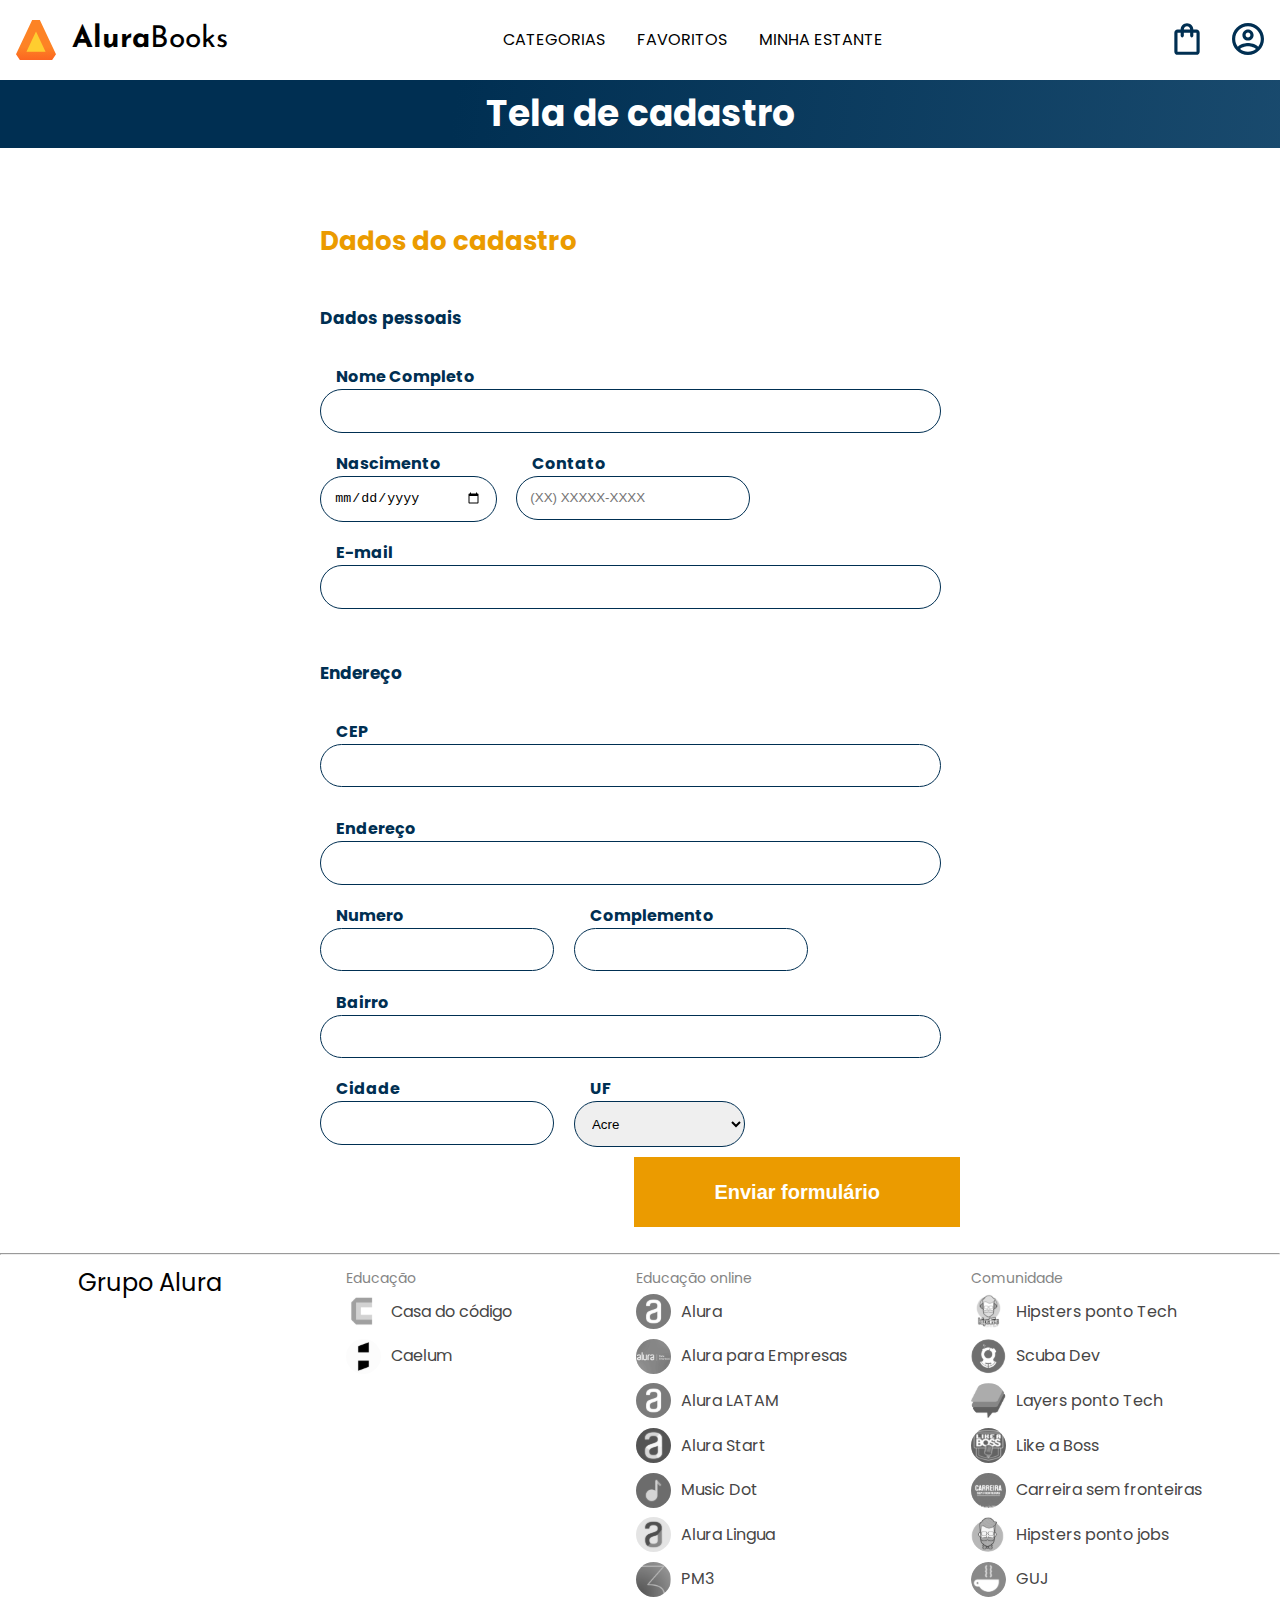
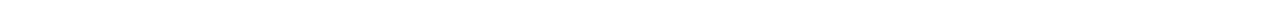
<file: js-consumindo-dados-api-main/index.html>
<!DOCTYPE html>
<html lang="en">

<head>
    <meta charset="UTF-8">
    <meta http-equiv="X-UA-Compatible" content="IE=edge">
    <meta name="viewport" content="width=device-width, initial-scale=1.0">
    <link rel="stylesheet" href="./styles/reset.css">
    <link rel="preconnect" href="https://fonts.googleapis.com">
    <link rel="preconnect" href="https://fonts.gstatic.com" crossorigin>
    <link href="https://fonts.googleapis.com/css2?family=Poppins:wght@300;400;500;700&display=swap" rel="stylesheet">
    <link rel="stylesheet" href="https://unpkg.com/swiper@8/swiper-bundle.min.css" />
    <link href="https://fonts.googleapis.com/css2?family=Josefin+Sans:wght@400;700&display=swap" rel="stylesheet">
    <link rel="stylesheet" href="./styles/styles.css">
    <title>Formulário de cadastro</title>
</head>

<body>

    <header class="cabeçalho">
        <div class="container">
            <input type="checkbox" id="menu" class="container__botao">
            <label for="menu" class="container__rotulo">
                <span class="cabeçalho__menu-hamburguer container__imagem"></span>
            </label>
            <ul class="lista-menu">
                <li class="lista-menu__titulo">Categorias</li>
                <li class="lista-menu__item">
                    <a href="#" class="lista-menu__link">Programação</a>
                </li>
                <li class="lista-menu__item">
                    <a href="#" class="lista-menu__link">Front-end</a>
                </li>
                <li class="lista-menu__item">
                    <a href="#" class="lista-menu__link">Infraestrutura</a>
                </li>
                <li class="lista-menu__item">
                    <a href="#" class="lista-menu__link">Business</a>
                </li>
                <li class="lista-menu__item">
                    <a href="#" class="lista-menu__link">Design & UX</a>
                </li>
            </ul>
            <img src="img/Logo.svg" alt="Logo da Alurabooks" class="container__imagem">
            <h1 class="container__titulo"><b class="container__titulo--negrito">Alura</b>Books</h1>
        </div>

        <ul class="opções">
            <input type="checkbox" id="opções-menu" class="opções__botão">
            <li class="opções__item"><a href="#" class="opções__link">Categorias</a></li>
            <li class="opções__item"><a href="#" class="opções__link">Favoritos</a></li>
            <li class="opções__item"><a href="#" class="opções__link">Minha estante</a></li>
        </ul>

        <div class="container">
            <a href="#"><img src="img/Favoritos.svg" alt="Meus favoritos"
                    class="container__imagem container__imagem-transparente"></a>
            <a href="#" class="container__link">
                <img src="img/Compras.svg" alt="Carrinhos de compras" class="container__imagem">
                <p class="container__texto">Minha sacola</p>
            </a>
            <a href="#" class="container__link">
                <img src="img/Usuario.svg" alt="Meu perfil" class="container__imagem">
                <p class="container__texto">Meu perfil</p>
            </a>
        </div>
    </header>

    <section class="banner">
        <h2 class="banner__titulo">Tela de cadastro</h2>
    </section>

    <main class="principal">
        <h2 class="principal__titulo">Dados do cadastro</h2>

        <form class="principal__formulario" id="formulario" target="_blank"
            onsubmit="location.replace('./cadastro-finalizado.html')">
            <h3 class="principal__subtitulo">Dados pessoais</h3>
            <div class="formulario__campo">
                <label class="campo__etiqueta" for="nome">Nome Completo</label>
                <input name="nome" id="nome" class="campo__escrita" required />
            </div>
            <div class="formulario__dupla">
                <div class="formulario__campo">
                    <label class="campo__etiqueta" for="nascimento">Nascimento</label>
                    <input name="nascimento" id="nascimento" type="date" class="campo__escrita" required />
                </div>
                <div class="formulario__campo">
                    <label class="campo__etiqueta" for="telefone">Contato</label>
                    <input name="telefone" id="telefone" type="tel" placeholder="(XX) XXXXX-XXXX" class="campo__escrita"
                        required />
                </div>
            </div>
            <div class="formulario__campo">
                <label class="campo__etiqueta" for="email">E-mail</label>
                <input name="email" id="email" type="email" class="campo__escrita" required />
            </div>

            <h3 class="principal__subtitulo">Endereço</h3>

            <div class="formulario__campo">
                <label class="campo__etiqueta" for="cep">CEP</label>
                <input name="cep" id="cep" class="campo__escrita" required />
                <div id="erro" class="erro_cep"></div>
            </div>

            <div class="formulario__campo">
                <label class="campo__etiqueta" for="endereco">Endereço</label>
                <input name="endereco" id="endereco" class="campo__escrita" required />
            </div>
            <div class="formulario__dupla">
                <div class="formulario__campo">
                    <label class="campo__etiqueta" for="numero">Numero</label>
                    <input name="numero" id="numero" class="campo__escrita" required />
                </div>
                <div class="formulario__campo">
                    <label class="campo__etiqueta" for="complemento">Complemento</label>
                    <input name="complemento" id="complemento" class="campo__escrita" />
                </div>
            </div>
            <div class="formulario__campo">
                <label class="campo__etiqueta" for="bairro">Bairro</label>
                <input name="bairro" id="bairro" class="campo__escrita" required />
            </div>
            <div class="formulario__dupla">
                <div class="formulario__campo">
                    <label class="campo__etiqueta" for="cidade">Cidade</label>
                    <input name="cidade" id="cidade" class="campo__escrita" required />
                </div>

                <div class="formulario__campo">
                    <label class="campo__etiqueta" for="estado">UF</label>
                    <select id="estado" name="estado" class="campo__escrita">
                        <option value="AC">Acre</option>
                        <option value="AL">Alagoas</option>
                        <option value="AP">Amapá</option>
                        <option value="AM">Amazonas</option>
                        <option value="BA">Bahia</option>
                        <option value="CE">Ceará</option>
                        <option value="DF">Distrito Federal</option>
                        <option value="ES">Espírito Santo</option>
                        <option value="GO">Goiás</option>
                        <option value="MA">Maranhão</option>
                        <option value="MT">Mato Grosso</option>
                        <option value="MS">Mato Grosso do Sul</option>
                        <option value="MG">Minas Gerais</option>
                        <option value="PA">Pará</option>
                        <option value="PB">Paraíba</option>
                        <option value="PR">Paraná</option>
                        <option value="PE">Pernambuco</option>
                        <option value="PI">Piauí</option>
                        <option value="RJ">Rio de Janeiro</option>
                        <option value="RN">Rio Grande do Norte</option>
                        <option value="RS">Rio Grande do Sul</option>
                        <option value="RO">Rondônia</option>
                        <option value="RR">Roraima</option>
                        <option value="SC">Santa Catarina</option>
                        <option value="SP">São Paulo</option>
                        <option value="SE">Sergipe</option>
                        <option value="TO">Tocantins</option>
                        <option value="EX">Estrangeiro</option>
                    </select>
                </div>

            </div>


            <input type="submit" value="Enviar formulário" class="formulario__botao" id="enviar">
        </form>
    </main>

    <hr>
    <footer class="rodapé">
        <h2 class="rodapé__titulo">Grupo Alura</h2>
        <ul class="lista-rodapé">
            <li class="lista-rodapé__titulo">Educação</li>
            <li class="lista-rodapé__item">
                <img src="img/CasaDoCodigo.svg" alt="Logo da casa do código">
                <a href="https://www.casadocodigo.com.br/" class="lista-rodapé__link">Casa do código</a>
            </li>
            <li class="lista-rodapé__item">
                <img src="img/Caelum.svg" alt="Logo da caelum">
                <a href="https://caelum.com.br/" class="lista-rodapé__link">Caelum</a>
            </li>
        </ul>

        <ul class="lista-rodapé">
            <li class="lista-rodapé__titulo">Educação online</li>
            <li class="lista-rodapé__item">
                <img src="img/Alura.svg" alt="Logo da Alura">
                <a href="https://www.alura.com.br/" class="lista-rodapé__link">Alura</a>
            </li>
            <li class="lista-rodapé__item">
                <img src="img/AluraEmpresas.svg" alt="Logo da Alura para Empresas">
                <a href="https://www.alura.com.br/empresas" class="lista-rodapé__link">Alura para Empresas</a>
            </li>
            <li class="lista-rodapé__item">
                <img src="img/AluraLATAM.svg" alt="Logo da Alura Latam">
                <a href="https://www.aluracursos.com/" class="lista-rodapé__link">Alura LATAM</a>
            </li>
            <li class="lista-rodapé__item">
                <img src="img/AluraStart.svg" alt="Logo da Alura START">
                <a href="https://www.alurastart.com.br/" class="lista-rodapé__link">Alura Start</a>
            </li>
            <li class="lista-rodapé__item">
                <img src="img/MusicDot.svg" alt="Logo da Music Dot">
                <a href="https://www.musicdot.com.br/" class="lista-rodapé__link">Music Dot</a>
            </li>
            <li class="lista-rodapé__item">
                <img src="img/AluraLingua.svg" alt="Logo da Alura Lingua">
                <a href="https://www.aluralingua.com.br/" class="lista-rodapé__link">Alura Lingua</a>
            </li>
            <li class="lista-rodapé__item">
                <img src="img/PM3.svg" alt="Logo da PM3">
                <a href="https://www.cursospm3.com.br/" class="lista-rodapé__link">PM3</a>
            </li>
        </ul>

        <ul class="lista-rodapé">
            <li class="lista-rodapé__titulo">Comunidade</li>
            <li class="lista-rodapé__item">
                <img src="img/HipstersTech.svg" alt="Logo do Hipsters ponto Tech">
                <a href="https://hipsters.tech/" class="lista-rodapé__link">Hipsters ponto Tech</a>
            </li>
            <li class="lista-rodapé__item">
                <img src="img/ScubaDev.svg" alt="Logo do Scuba Dev">
                <a href="https://scuba.dev.br/" class="lista-rodapé__link">Scuba Dev</a>
            </li>
            <li class="lista-rodapé__item">
                <img src="img/LayersTech.svg" alt="Logo do Layers ponto Tech">
                <a href="https://layerspontotech.com.br/" class="lista-rodapé__link">Layers ponto Tech</a>
            </li>
            <li class="lista-rodapé__item">
                <img src="img/LikeABoss.svg" alt="Logo do Like a Boss">
                <a href="https://likeaboss.com.br/" class="lista-rodapé__link">Like a Boss</a>
            </li>
            <li class="lista-rodapé__item">
                <img src="img/CarreiraSemFronteira.svg" alt="Logo do Carreira sem fronteiras">
                <a href="https://www.carreirasemfronteiras.com.br/" class="lista-rodapé__link">Carreira sem
                    fronteiras</a>
            </li>
            <li class="lista-rodapé__item">
                <img src="img/HipstersJobs.svg" alt="Logo do Hipsters ponto jobs">
                <a href="https://hipsters.jobs/" class="lista-rodapé__link">Hipsters ponto jobs</a>
            </li>
            <li class="lista-rodapé__item">
                <img src="img/GUJ.svg" alt="Logo do GUJ">
                <a href="https://www.guj.com.br/" class="lista-rodapé__link">GUJ</a>
            </li>
        </ul>
    </footer>
    <script src="main.js"></script>
</body>

</html>
</file>
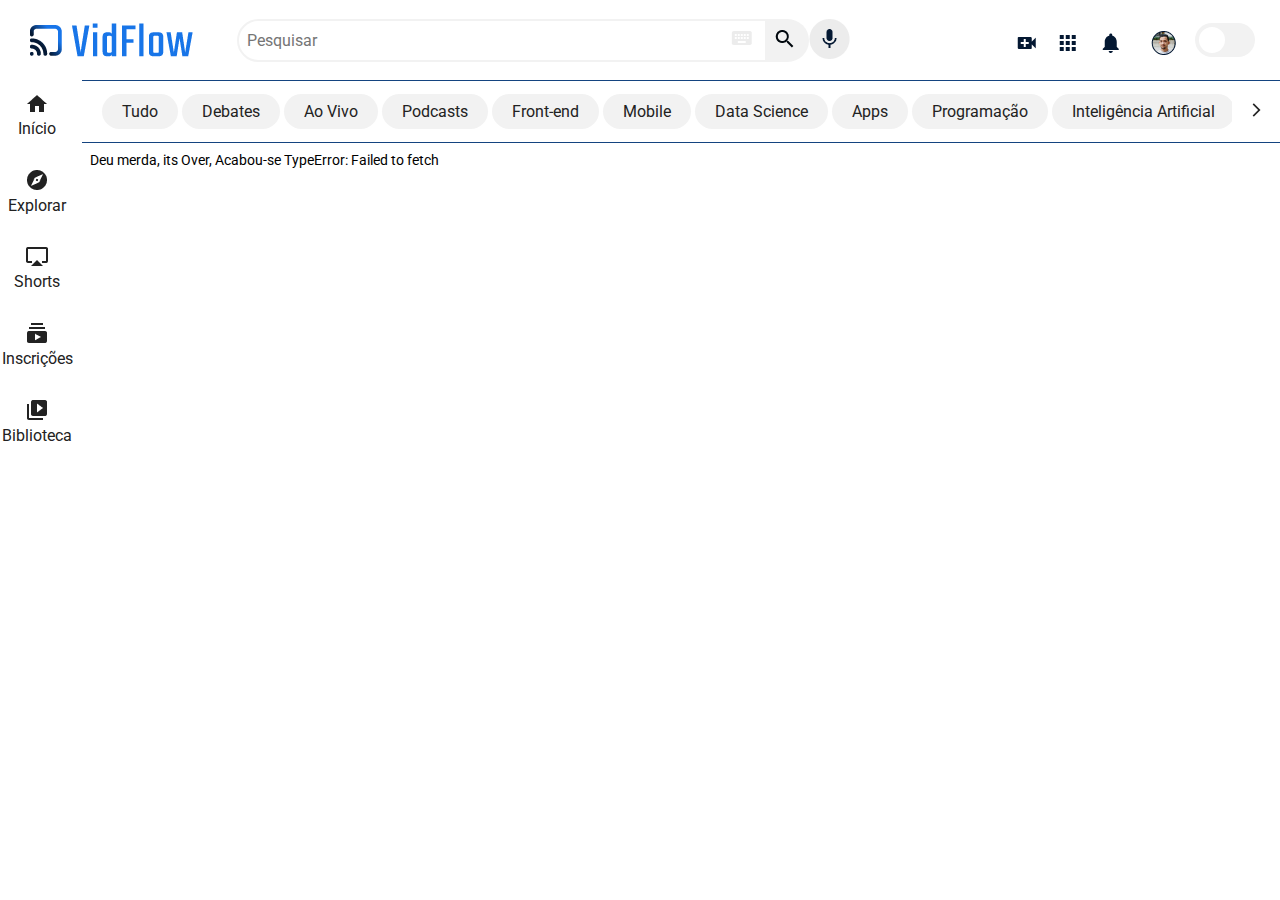
<file: projeto-vidflow-main/index.html>
<!DOCTYPE html>
<html lang="pt-br">
    <head>
        <meta charset="UTF-8">
        <meta name="viewport" content="width=device-width, initial-scale=1.0">
        <link
            href="https://fonts.googleapis.com/css2?family=Roboto:wght@400;500;700&display=swap"
            rel="stylesheet"
        />
        <link rel="stylesheet" href="./css/reset.css">
        <link rel="stylesheet" href="./css/estilos.css">
        <link rel="stylesheet" href="./css/flexbox.css">
        <title>VidFlow</title>
        <link rel="shortcut icon" href="./img/Favicon.png" type="image/x-icon">
    </head>
    <body>
        <header>
            <nav class="cabecalho__container">
                <div class="logo__item">
                    <img src="./img/VidFlow--Logo-light-mode.png" alt="Logo do VidFlow">
                </div>
    
                <div class="cabecalho__pesquisar__item">
                    <form class="form__pesquisa">
                        <input type="search" class="pesquisar__input" placeholder="Pesquisar">
                        <img src="./img/topbar/keyboard.png" alt="Ícone de teclado" class="pesquisar__input-teclado">
                        <button class="pesquisar__btn">
                            <img src="./img/topbar/search.png" alt="Ícone de lupa">
                        </button>
                        <button class="cabecalho__audio">
                            <img src="./img/topbar/Mic.png" alt="Ícone de microfone">
                        </button>
                    </form>
                </div>
    
                <div class="cabecalho__icones__item">
                                <a href="#" class="cabecalho__videos"></a>
                                <a href="#" class="cabecalho__apps"></a>
                                <a href="#" class="cabecalho__notificacoes"></a>
                                <a href="#" class="cabecalho__avatar"></a>
                                <label class="cabecalho__switch">
                                    <input type="checkbox" class="cabecalho__switch-input">
                                    <span class="cabecalho__switch-slider"></span>
                                </label>
                            </div>
            </nav>
                  <!-- Menu lateral -->
                </header>
        <aside class="menu__container">
            <ul class="menu__lista">
                <li>
                    <a class="menu__itens" href="#">
                        <i class="icone__inicio icone-item"></i>
                        <span>Início</span></a>
                </li>
    
                <li>
                    <a class="menu__itens" href="#">
                        <i class="icone__explorar icone-item"></i>
                        <span>Explorar</span></a>
                </li>
    
                <li>
                    <a class="menu__itens" href="#">
                        <i class="icone__shorts icone-item"></i>
                        <span>Shorts</span></a>
                </li>
    
                <li>
                    <a class="menu__itens" href="#">
                        <i class="icone__inscricoes icone-item"></i>
                        <span>Inscrições</span></a>
                </li>
    
                <li>
                    <a class="menu__itens" href="#">
                        <i class="icone__biblioteca icone-item"></i>
                        <span>Biblioteca</span></a>
                </li>
            </ul>
    
            <ul class="menu__lista">
                <li>
                    <a class="menu__itens" href="#">
                        <i class="icone__historico icone-item"></i>
                        <span>Histórico</span></a>
                </li>
    
                <li>
                    <a class="menu__itens" href="#">
                        <i class="icone__relogio icone-item"></i>
                        <span>Assistir mais tarde</span></a>
                </li>
    
                <li>
                    <a class="menu__itens" href="#">
                        <i class="icone__like icone-item"></i>
                        <span>Marcados com like</span></a>
                </li>
            </ul>
    
            <ul class="menu__lista">
                <li>
                    <a class="menu__itens" href="#">
                        <i class="icone__mostrar icone-item"></i>
                        <span>Mostrar mais 2</span></a>
                </li>
    
                <li>
                    <a class="menu__itens" href="#">
                        <i class="icone__deschamps icone-item"></i>
                        <span>Felipe Deschamps</span></a>
                </li>
    
                <li>
                    <a class="menu__itens" href="#">
                        <i class="icone__nerd icone-item"></i>
                        <span>Jovem Nerd</span></a>
                </li>
    
                <li>
                    <a class="menu__itens" href="#">
                        <i class="icone__souto icone-item"></i>
                        <span>Mario Souto</span></a>
                </li>
    
                <li>
                    <a class="menu__itens" href="#">
                        <i class="icone__iamarino icone-item"></i>
                        <span>Atila Iamarino</span></a>
                </li>
    
                <li>
                    <a class="menu__itens" href="#">
                        <i class="icone__ballerini icone-item"></i>
                        <span>Rafaella Ballerini</span></a>
                </li>
    
                <li>
                    <a class="menu__itens" href="#">
                        <i class="icone__gaveta icone-item"></i>
                        <span>Gaveta</span></a>
                </li>
    
                <li>
                    <a class="menu__itens" href="#">
                        <i class="icone__alura icone-item"></i>
                        <span>Alura</span></a>
                </li>
    
                <li>
                    <a class="menu__itens inscricoes" href="#">INSCRIÇÕES</a>
                </li>
            </ul>
    
            <ul class="menu__lista">
                <li class="jogos">
                    <a class="menu__itens" href="#">
                        <i class="icone__jogos icone-item"></i>
                        <span>Jogos</span></a>
                </li>
    
                <li class="filmes">
                    <a class="menu__itens" href="#">
                        <i class="icone__filmes icone-item"></i>
                        <span>Filmes</span></a>
                </li>
                <li class="premium">
                    <a class="menu__itens" href="#">
                        <i class="icone__videos icone-item"></i>
                        <span>Vídeo Premium</span></a>
                </li>
    
                <li class="menu__itens">
                    <a href="#">MAIS DA PÁGINA</a>
                </li>
    
            </ul>
        </aside>
        <section class="superior__secao__container">
            <div class="superior__secao__container-wrapper">
                <a href="#" name="Tudo" class="superior__item">Tudo</a>
                <a href="#" name="Debates" class="superior__item">Debates</a>
                <a href="#" name="Ao Vivo" class="superior__item">Ao Vivo</a>
                <a href="#" name="Podcasts" class="superior__item">Podcasts</a>
                <a href="#" name="Front-end" class="superior__item">Front-end</a>
                <a href="#" name="Mobile" class="superior__item">Mobile</a>
                <a href="#" name="Data Science" class="superior__item">Data Science</a>
                <a href="#" name="Apps" class="superior__item">Apps</a>
                <a href="#" name="Programação" class="superior__item">Programação</a>
                <a href="#" name="Inteligência Artificial" class="superior__item">Inteligência Artificial</a>
                <a href="#" name="Inovação" class="superior__item">Inovação</a>
            </div>
            <label class="superior__slider">
                <span><img src="./img/arrow_forward_ios.png" alt="Flecha direcionada para a direita"></span>
            </label>
        </section>  
        <ul class="videos__container">
            
        </ul>
            <script src="script.js"></script>
    </body>
</html>
</file>
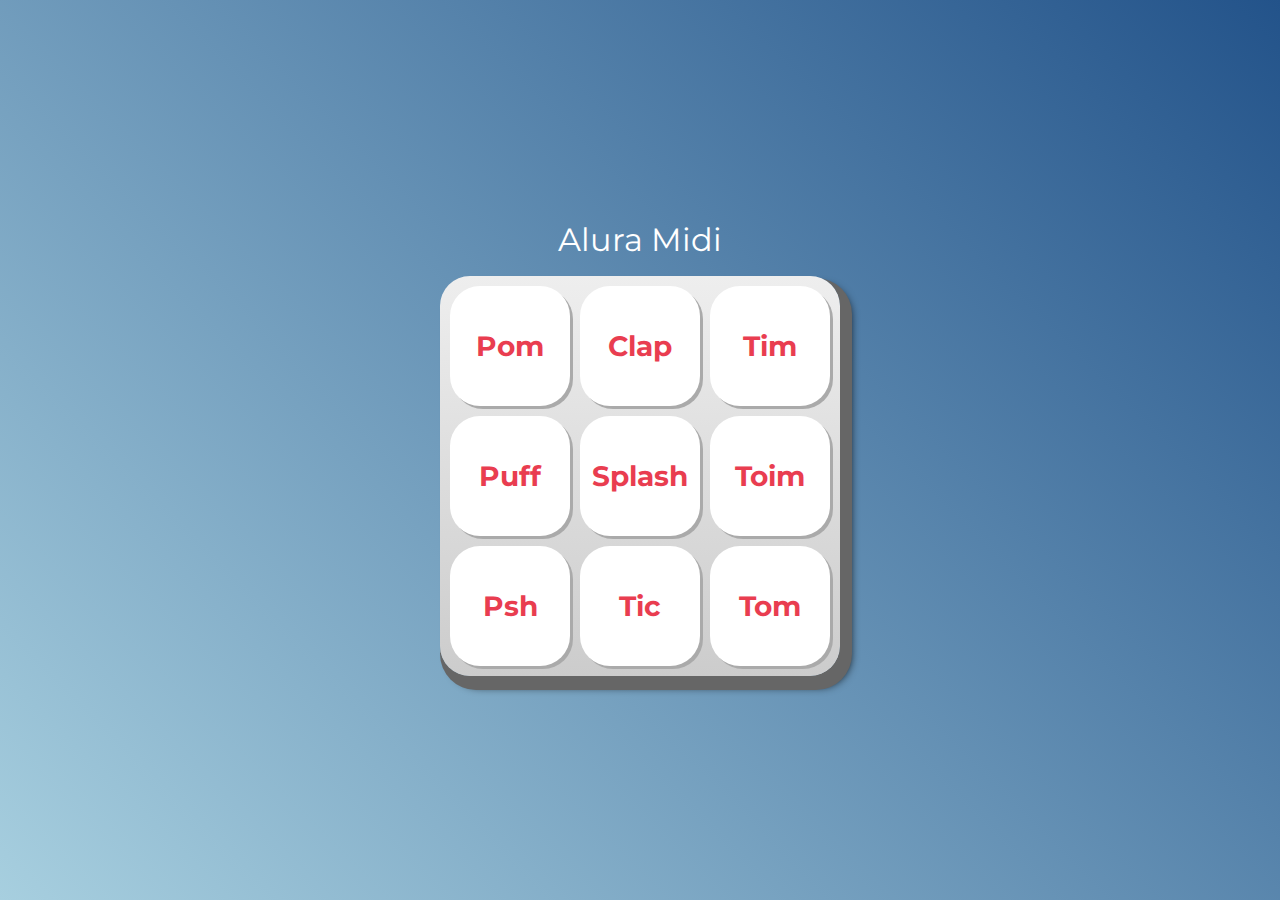
<file: aluramidi/aluramidi-curso-arquivos-iniciais/index.html>
<!DOCTYPE html>
<html lang="pt-BR">
<head>
    <meta charset="UTF-8">
    <meta http-equiv="X-UA-Compatible" content="IE=edge">
    <meta name="viewport" content="width=device-width, initial-scale=1.0">

    <title>Alura MIDI</title>

    <link rel="preconnect" href="https://fonts.googleapis.com">
    <link rel="preconnect" href="https://fonts.gstatic.com" crossorigin>
    <link href="https://fonts.googleapis.com/css2?family=Montserrat:wght@500;600&display=swap" rel="stylesheet">

    <link rel="icon" type="image/png" href="images/bateria.png">
    <link rel="stylesheet" href="css/reset.css">
    <link rel="stylesheet" href="css/estilos.css">


</head>
<body>

    <h1>Alura Midi</h1>

    <section class="teclado">
        <button class="tecla tecla_pom">Pom</button>
        <button class="tecla tecla_clap">Clap</button>
        <button class="tecla tecla_tim">Tim</button>

        <button class="tecla tecla_puff">Puff</button>
        <button class="tecla tecla_splash">Splash</button>
        <button class="tecla tecla_toim">Toim</button>

        <button class="tecla tecla_psh">Psh</button>
        <button class="tecla tecla_tic">Tic</button>
        <button class="tecla tecla_tom">Tom</button>
    </section>

    <audio src="sounds/keyq.wav" id="som_tecla_pom"></audio>
    <audio src="sounds/keyw.wav" id="som_tecla_clap"></audio>
    <audio src="sounds/keye.wav" id="som_tecla_tim"></audio>
    <audio src="sounds/keya.wav" id="som_tecla_puff"></audio>
    <audio src="sounds/keys.wav" id="som_tecla_splash"></audio>
    <audio src="sounds/keyd.wav" id="som_tecla_toim"></audio>
    <audio src="sounds/keyz.wav" id="som_tecla_psh"></audio>
    <audio src="sounds/keyx.wav" id="som_tecla_tic"></audio>
    <audio src="sounds/keyc.wav" id="som_tecla_tom"></audio>

    
    <script src="main.js"></script>
</body>
</html>
</file>
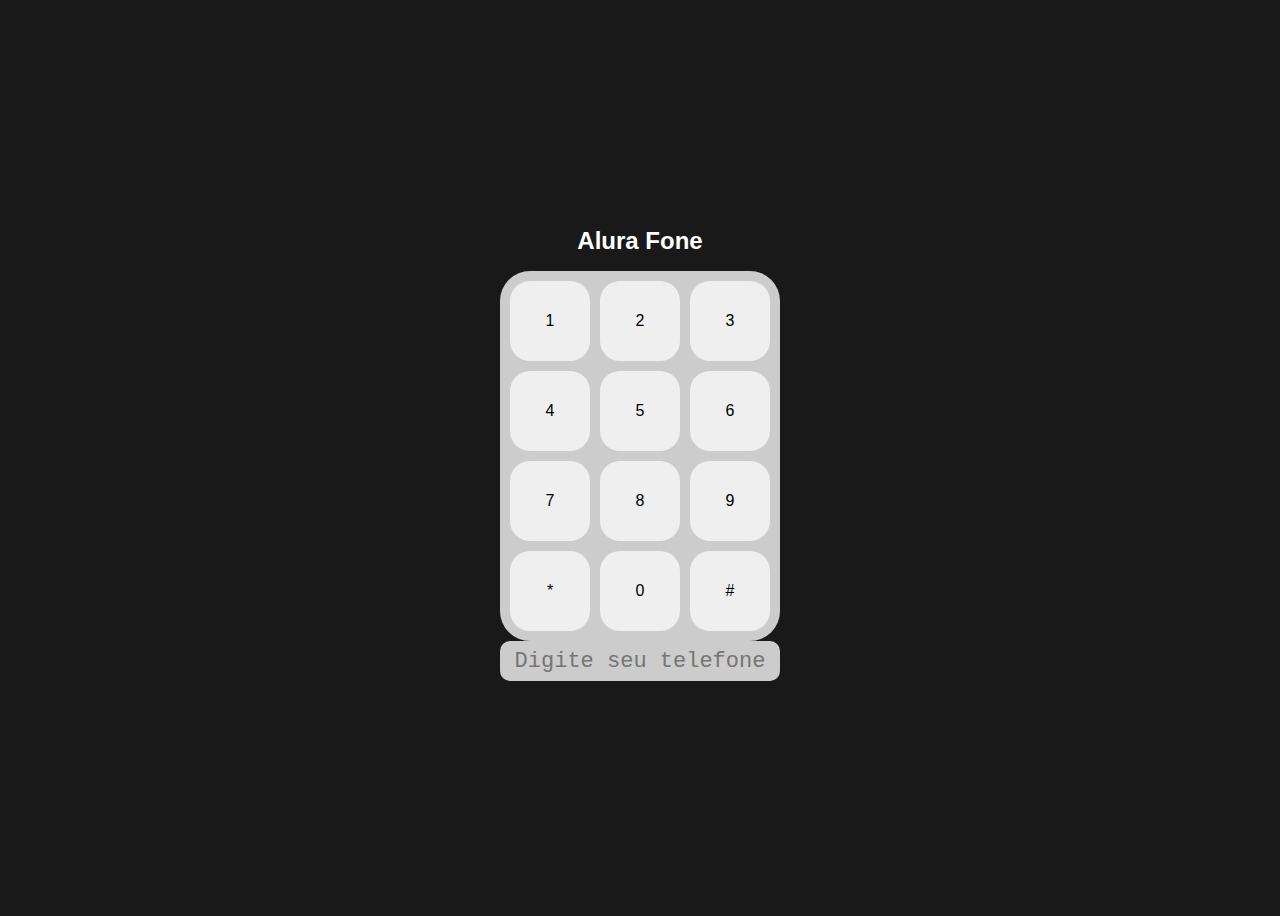
<file: aluramidi/desafio01/index.html>
<!DOCTYPE html>
<html lang="en">
<head>
    <meta charset="UTF-8">
    <meta name="viewport" content="width=device-width, initial-scale=1.0">
    <title>Document</title>
    <link rel="stylesheet" href="desafio.css">
</head>
<body>


    <h1> Alura Fone </h1>
 <section class="teclado">
    <input type="button" value="1">
    <input type="button" value="2">
    <input type="button" value="3">
    <input type="button" value="4">
    <input type="button" value="5">
    <input type="button" value="6">
    <input type="button" value="7">
    <input type="button" value="8">
    <input type="button" value="9">
    <input type="button" value="*">
    <input type="button" value="0">
    <input type="button" value="#">
  </section>
  <input type="tel" placeholder="Digite seu telefone">
</body>
</html>
</file>
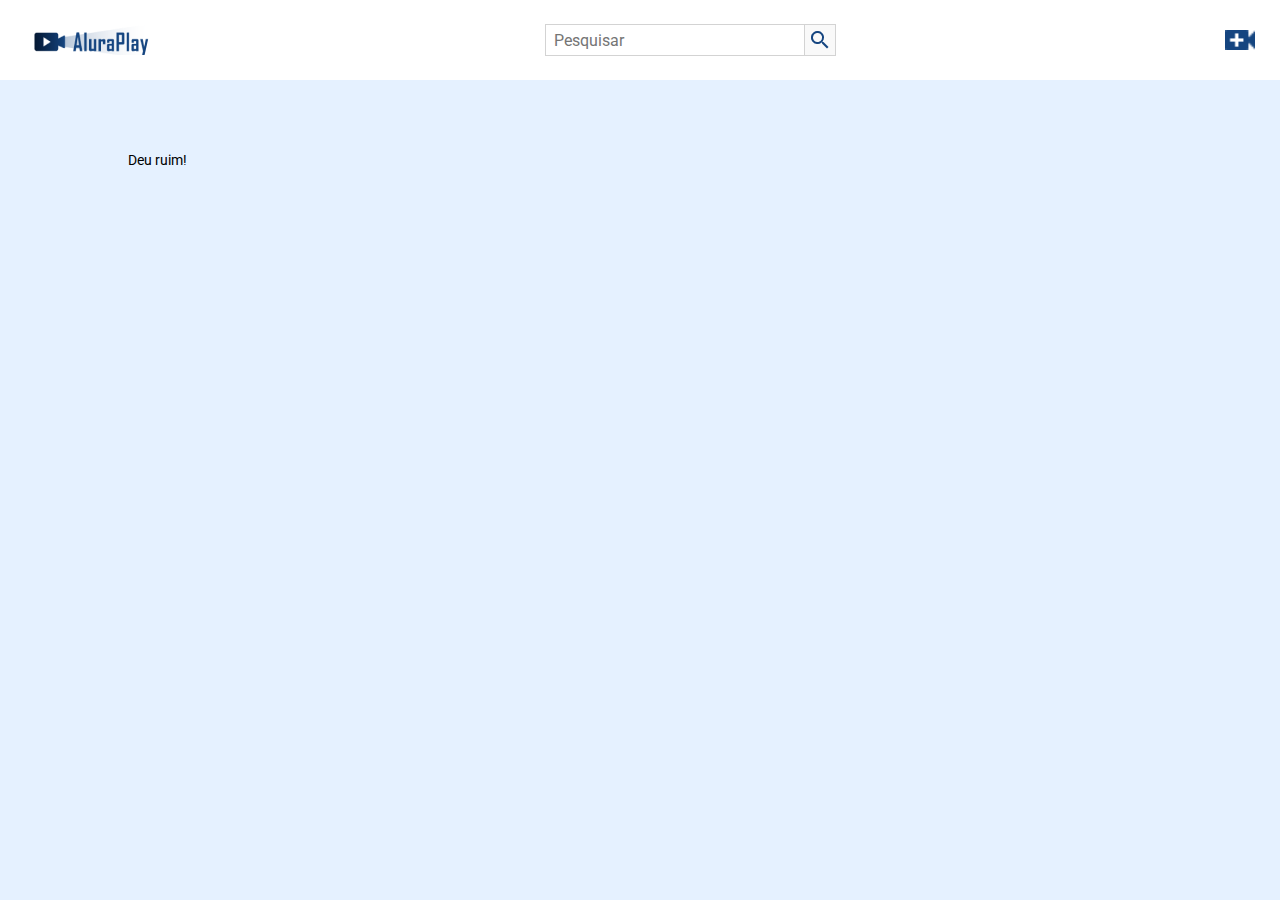
<file: aluraplay-requisicoes-main/aluraplay-requisicoes-main/index.html>
<!DOCTYPE html>
<html lang="pt-br">

<head>
    <meta charset="UTF-8">
    <meta http-equiv="X-UA-Compatible" content="IE=edge">
    <meta name="viewport" content="width=device-width, initial-scale=1.0">
    <link href="https://fonts.googleapis.com/css2?family=Roboto:wght@400;700&display=swap" rel="stylesheet">
    <link rel="stylesheet" href="./css/reset.css">
    <link rel="stylesheet" href="./css/estilos.css">
    <link rel="stylesheet" href="./css/flexbox.css">
    <title>AluraPlay</title>
    <link rel="shortcut icon" href="./img/favicon.ico" type="image/x-icon">
</head>

<body>

    <header>

        <nav class="cabecalho">
            <a class="logo" href="./index.html"></a>

            <div class="cabecalho__pesquisar">

                <input type="search" placeholder="Pesquisar" id="pesquisar" class="pesquisar__input" data-pesquisa>
                <button class="pesquisar__botao" data-botao_pesquisa>

            </div>

            <div class="cabecalho__icones">
                <a href="./pages/enviar-video.html" class="cabecalho__videos"></a>
            </div>
        </nav>

    </header>

    <ul class="videos__container" alt="videos alura" data-lista>
        
    </ul>

    <script src="js/mostrarVideos.js" type="module"></script>
    <script src="js/buscaVideo.js" type="module"></script>
</body>
</html>
</file>
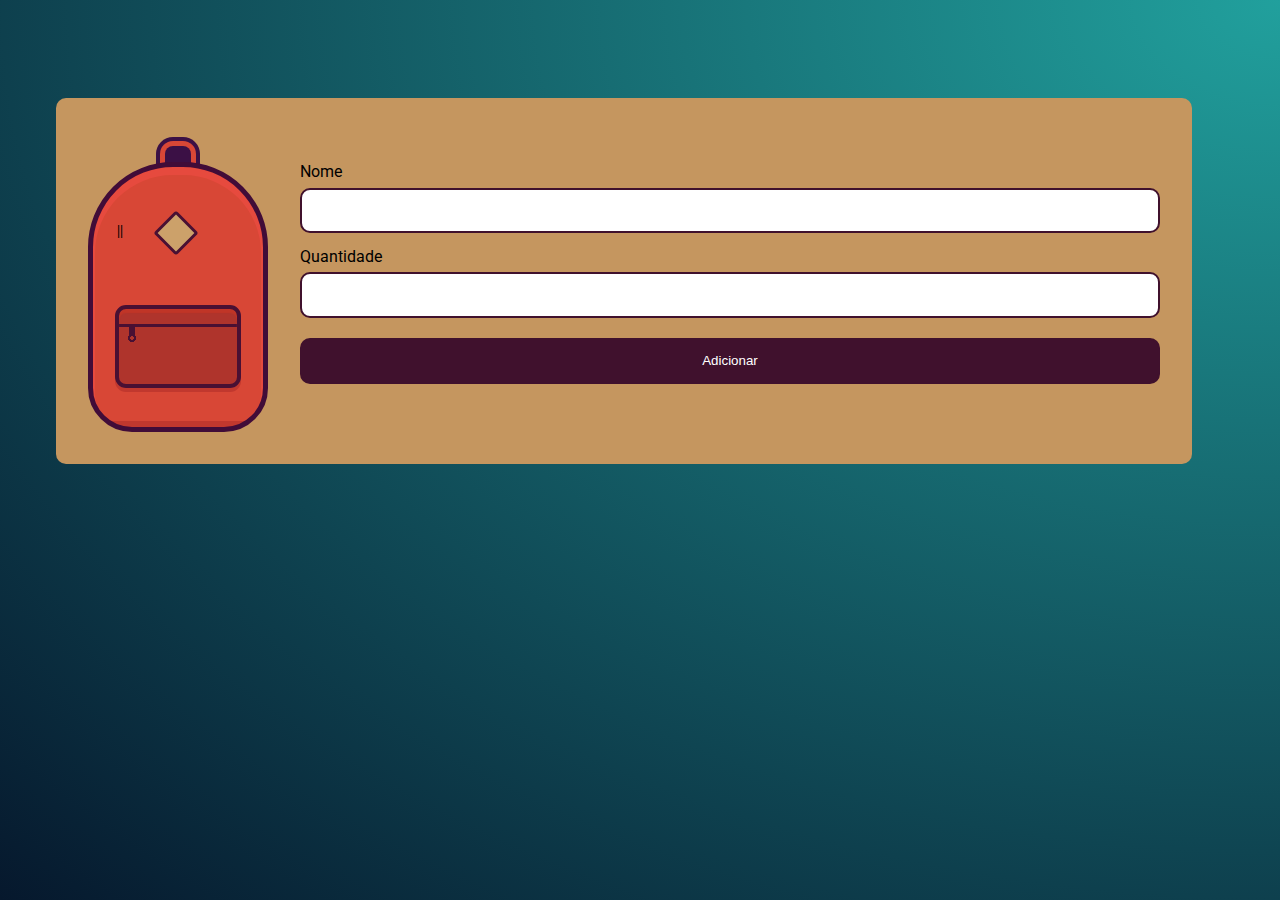
<file: mochila-de-viagem/mochila-de-viagem/index.html>
<!DOCTYPE html>
<html lang="en">
<head>
    <meta charset="UTF-8">
    <meta http-equiv="X-UA-Compatible" content="IE=edge">
    <meta name="viewport" content="width=device-width, initial-scale=1.0">
    <title>Mochila de viagem</title>
    <link rel="stylesheet" href="css/style.css">

    <link rel="preconnect" href="https://fonts.googleapis.com">
    <link rel="preconnect" href="https://fonts.gstatic.com" crossorigin>
    <link href="https://fonts.googleapis.com/css2?family=Roboto&display=swap" rel="stylesheet"> 
</head>
<body>
    <main class="conteudo">
        <div class="principal">
            <div class="mochila"></div>
            <form action="" class="adicionar" id="novoItem">
                <label for="item">Nome</label>
                <input type="text" name="nome" id="nome">
                <label for="item">Quantidade</label>
                <input type="number" name="quantidade" id="quantidade">
                <input type="submit" value="Adicionar" class="cadastrar">
            </form>
        </div>
        
        <ul class="lista" id="lista">
        </ul>
    </main>
    <script src="js/main.js"></script>
</body>
</html>
</file>
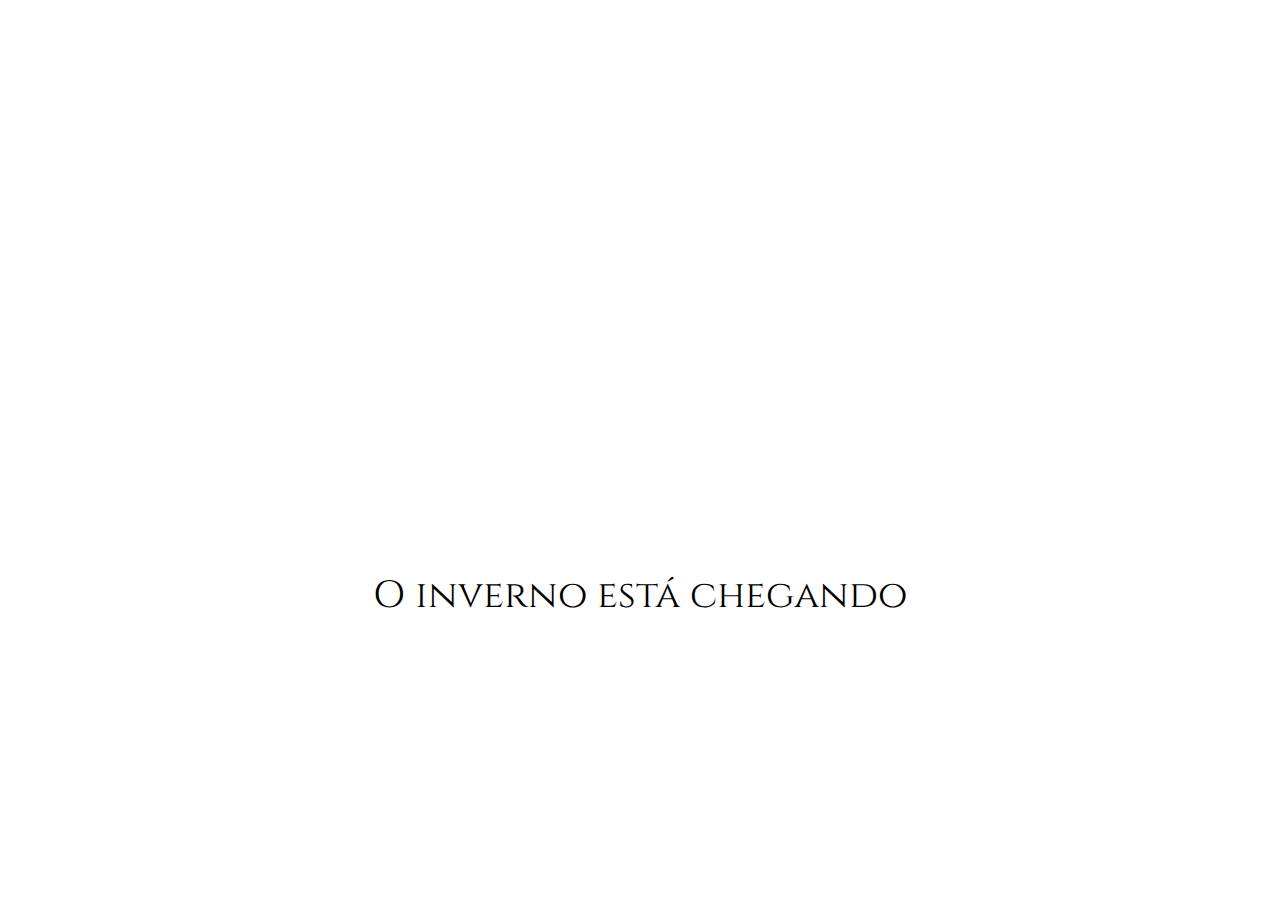
<file: robotron-2000-projeto_inicial/ex1/index.html>
<!DOCTYPE html>
<html lang="en" >
<head>
  <meta charset="UTF-8">
  <title>Manipulando o DOM - Aula 1</title>
  <link rel="stylesheet" href="./style.css">
</head>
<body>

<!-- fonte  --> 
<link rel="preconnect" href="https://fonts.googleapis.com"> 
<link rel="preconnect" href="https://fonts.gstatic.com" crossorigin>
<link href="https://fonts.googleapis.com/css2?family=Cinzel:wght@600&display=swap" rel="stylesheet">
<!-- fonte  -->

<section class="container">
<div class="trono"></div>
<p id="texto">O inverno está chegando</p>
</section>

</body>
</html>
</file>
<file: js-consumindo-dados-api-main/styles/styles.css>
@import url("header.css");
@import url("banner.css");
@import url("formulario.css");
@import url("rodape.css");
@import url("cadastro.css");

:root {
    --cor-de-fundo: #EBECEE;
    --branco: #FFFFFF;
    --laranja: #EB9B00;
    --azul-degrade: linear-gradient(97.54deg, #002F52 35.49%, #326589 165.37%);
    --fonte-principal: "Poppins";
    --azul: #002F52;
    --fonte-secundario: "Josefin Sans";
    --preto: #000000;
    --cinza: #474646;
    --cinza-claro: #858585;
    --vermelho: #D94937;
}

body {
    background-color: var(--branco);
    font-family: var(--fonte-principal);
    font-size: 16px;
    font-weight: 400;
}
</file>
<file: projeto-vidflow-main/css/estilos.css>
*,
*::before,
*::after {
    --azul-profundo: #01080E;
    --azul-escuro: #041832;
    --azul-medio: #144480;
    --azul-destaque-light: #1875E9;
    --azul-destaque-dark: #3985D8;
    --cinza-escuro: #222222;
    --cinza-medio: #C5C5C5;
    --cinza-claro: #F2F2F2;
    --branco: #FFFFFF;
    box-sizing: border-box;
}

body {
    font-family: Roboto, Arial, Helvetica, sans-serif;
    background-color: var(--branco);
    position: relative;
    width: 100%;
    height: 100vh;
    overflow: auto;
    font-size: 14px;
    color: var(--cinza-escuro);                                                            
    box-sizing: border-box;
    text-align: center;
}

/* CABEÇALHO */

.cabecalho__container {
    background-color: var(--branco);
    height: 80px;
    width: 100%;
    padding: 0 25px;
}

.logo__item {
    padding: 15px 0px;
    cursor: pointer;
}

.pesquisar__input {
    padding: 8px;
    border: 2px solid var(--cinza-claro);
    border-radius: 32px 0px 0px 32px;
    font-size: 16px;
}

.pesquisar__input-teclado{
    position: absolute;
    right: 16%;
    top: 30%;
}

.pesquisar__btn {
    background-color: var(--cinza-claro);
    border: 0px;
    border-radius: 0px 32px 32px 0px;
    padding: 8px;
    padding-right: 15px;
    border-left: none;
    cursor: pointer;
}

.cabecalho__audio {
    border: 0px;
    background-color: var(--branco);
}

.cabecalho__videos {
    background-image: url(../img/topbar/video_call.png);
    background-repeat: no-repeat;
    background-position: center;
    padding: 20px;
}

.cabecalho__apps {
    background-image: url(../img/topbar/apps.png);
    background-repeat: no-repeat;
    background-position: center;
    padding: 13px 30px 13px 13px;
}

.cabecalho__notificacoes {
    background-image: url(../img/topbar/notifications.png);
    background-repeat: no-repeat;
    background-position: center;
    padding: 13px 30px 13px 13px;
}

.cabecalho__avatar {
    background-image: url(../img/topbar/Avatar.png);
    background-repeat: no-repeat;
    background-position: center;
    padding: 13px 30px 13px 33px;
}

.cabecalho__switch {
    position: relative;
    display: inline-block;
    padding: 13px 30px 13px 13px;
    width: 60px;
    height: 34px;
  }
  
  .cabecalho__switch-input{
    opacity: 0;
    width: 0;
    height: 0;
  }
  
  .cabecalho__switch-slider {
    position: absolute;
    cursor: pointer;
    top: 0;
    left: 0;
    right: 0;
    bottom: 0;
    background-color: var(--cinza-claro);
    -webkit-transition: .4s;
    transition: .4s;
    border-radius: 34px;
  }
  
  .cabecalho__switch-slider:before {
    position: absolute;
    content: "";
    height: 26px;
    width: 26px;
    left: 4px;
    bottom: 4px;
    background-color: var(--branco);
    -webkit-transition: .4s;
    transition: .4s;
    border-radius: 50%;
  }
  
  .cabecalho__switch-input:checked + .cabecalho__switch-slider {
    background-color: var(--azul-destaque-light);
  }
  
  .cabecalho__switch-input:focus + .cabecalho__switch-slider {
    box-shadow: 0 0 1px var(--cinza-claro);
  }
  
  .cabecalho__switch-input:checked + .cabecalho__switch-slider:before {
    -webkit-transform: translateX(26px);
    -ms-transform: translateX(26px);
    transform: translateX(26px);
  }


/* SECAO SUPERIOR */

.superior__secao__container {
    height: 63px;
    color: var(--branco);
    font-size: 16px;
    background-color: var(--branco);
    padding: 0 20px;
    position: fixed;
    top: 80px;
    right: 0;
    left: 0;
    /* transition: transform 0.5s ease-in-out;
    transform: translateX(0); */
}

.superior__secao__container-wrapper{
    position: relative;
}

.superior__item {
    color: var(--cinza-escuro);
    font-size: 16px;
    background-color: var(--cinza-claro);
    border-radius: 20px;
    padding: 8px 20px;
    cursor: pointer;
    width: 200px;
}

.superior__item:hover {
    color: var(--branco);
    background-color: var(--azul-destaque-light);
    transition: .5s;
}

.superior__slider{
    position: absolute;
    right: 0%;
    width: 4%;
    height: 100%;
    background-color: var(--branco);
}

/* SEÇÃO VÍDEOS */

.videos__container {
    color: black;
    padding: 153px 20px 10px 20px;
}

iframe{
    border-radius: 10px;
    width: 100%;
    height: 62%;
}

.descricao-video .img-canal{
    border-radius: 100%;
    width: 40px;
    height: 40px;
}

.descricao-video .titulo-video {
    font-weight: 700;
    color: var(--cinza-escuro);
}

.descricao-video .titulo-canal {
    font-size: 14px;
    color: var(--cinza-escuro);
}  

::-webkit-scrollbar{
    width: 0px;
    height: 0px;
}

@media(min-width: 834px) {

    body {
        height: 100vh;
    }

    /* ESTILOS DA SECAO SUPERIOR */

    .superior__secao__container {
        border-top: var(--azul-medio) 1px solid;
        border-bottom: var(--azul-medio) 1px solid;
        width: auto;
        left: 82px;
    }

    /*ESTILOS SEÇÃO VÍDEOS */

    .videos__container {
        padding-left: 90px;
        padding-right: 17px;
    }

}

@media(min-width: 1440px) {

    /* SEÇÃO SUPERIOR */

    .superior__secao__container {
        left: 247px;
    }

    /* ESTILOS VIDEOS */

    .videos__container {
        padding-right: 10px;
        padding-left: 248px;
    }

}
*,
*::before,
*::after {
    --azul-profundo: #01080E;
    --azul-escuro: #041832;
    --azul-medio: #144480;
    --azul-destaque-light: #1875E9;
    --azul-destaque-dark: #3985D8;
    --cinza-escuro: #222222;
    --cinza-medio: #C5C5C5;
    --cinza-claro: #F2F2F2;
    --branco: #FFFFFF;
    box-sizing: border-box;
}

body {
    font-family: Roboto, Arial, Helvetica, sans-serif;
    background-color: var(--branco);
    position: relative;
    width: 100%;
    height: 100vh;
    overflow: auto;
    font-size: 14px;
    color: var(--cinza-escuro);                                                            
    box-sizing: border-box;
    text-align: center;
}

/* CABEÇALHO */

.cabecalho__container {
    background-color: var(--branco);
    height: 80px;
    width: 100%;
    padding: 0 25px;
}

.logo__item {
    padding: 15px 0px;
    cursor: pointer;
}

.pesquisar__input {
    padding: 8px;
    border: 2px solid var(--cinza-claro);
    border-radius: 32px 0px 0px 32px;
    font-size: 16px;
}

.pesquisar__input-teclado{
    position: absolute;
    right: 16%;
    top: 30%;
}

.pesquisar__btn {
    background-color: var(--cinza-claro);
    border: 0px;
    border-radius: 0px 32px 32px 0px;
    padding: 8px;
    padding-right: 15px;
    border-left: none;
    cursor: pointer;
}

.cabecalho__audio {
    border: 0px;
    background-color: var(--branco);
}

.cabecalho__videos {
    background-image: url(../img/topbar/video_call.png);
    background-repeat: no-repeat;
    background-position: center;
    padding: 20px;
}

.cabecalho__apps {
    background-image: url(../img/topbar/apps.png);
    background-repeat: no-repeat;
    background-position: center;
    padding: 13px 30px 13px 13px;
}

.cabecalho__notificacoes {
    background-image: url(../img/topbar/notifications.png);
    background-repeat: no-repeat;
    background-position: center;
    padding: 13px 30px 13px 13px;
}

.cabecalho__avatar {
    background-image: url(../img/topbar/Avatar.png);
    background-repeat: no-repeat;
    background-position: center;
    padding: 13px 30px 13px 33px;
}

.cabecalho__switch {
    position: relative;
    display: inline-block;
    padding: 13px 30px 13px 13px;
    width: 60px;
    height: 34px;
  }
  
  .cabecalho__switch-input{
    opacity: 0;
    width: 0;
    height: 0;
  }
  
  .cabecalho__switch-slider {
    position: absolute;
    cursor: pointer;
    top: 0;
    left: 0;
    right: 0;
    bottom: 0;
    background-color: var(--cinza-claro);
    -webkit-transition: .4s;
    transition: .4s;
    border-radius: 34px;
  }
  
  .cabecalho__switch-slider:before {
    position: absolute;
    content: "";
    height: 26px;
    width: 26px;
    left: 4px;
    bottom: 4px;
    background-color: var(--branco);
    -webkit-transition: .4s;
    transition: .4s;
    border-radius: 50%;
  }
  
  .cabecalho__switch-input:checked + .cabecalho__switch-slider {
    background-color: var(--azul-destaque-light);
  }
  
  .cabecalho__switch-input:focus + .cabecalho__switch-slider {
    box-shadow: 0 0 1px var(--cinza-claro);
  }
  
  .cabecalho__switch-input:checked + .cabecalho__switch-slider:before {
    -webkit-transform: translateX(26px);
    -ms-transform: translateX(26px);
    transform: translateX(26px);
  }


/* MENU LATERAL */

.menu__container {
    font-size: 14px;
    background-color: var(--branco);
}

.icone__inicio::before {
    content: url(../img/sidebar/home.png);
}

.icone__explorar::before {
    content: url(../img/sidebar/explore.png);
}

.icone__shorts::before {
    content: url(../img/sidebar/airplay.png);
}

.icone__inscricoes::before {
    content: url(../img/sidebar/subscriptions.png);
}

.icone__biblioteca::before {
    content: url(../img/sidebar/video_library.png);
}

.icone__historico::before {
    content: url(../img/sidebar/history.png);
}

.icone__relogio::before {
    content: url(../img/sidebar/history_toggle_off.png);
}

.icone__like::before {
    content: url(../img/sidebar/thumb_up_alt.png);
}

.icone__alura::before {
    content: url(../img/sidebar/Avatar_Alura.png);
}

.icone__gaveta::before {
    content: url(../img/sidebar/Avatar_Gaveta.png);
}

.icone__ballerini::before {
    content: url(../img/sidebar/Avatar_Rafa.png);
}

.icone__iamarino::before {
    content: url(../img/sidebar/Avatar_Atila.png);
}

.icone__souto::before {
    content: url(../img/sidebar/Avatar_Souto.png);
}

.icone__nerd::before {
    content: url(../img/sidebar/Avatar_Jovem_Nerd.png);
}

.icone__deschamps::before {
    content: url(../img/sidebar/Avatar_Deschamps.png);
}

.icone__mostrar::before {
    content: url(../img/sidebar/keyboard_arrow_down.png);
}

.icone__videos::before {
    content: url(../img/sidebar/ondemand_video.png);
}

.icone__filmes::before {
    content: url(../img/sidebar/movie.png);
}

.icone__jogos::before {
    content: url(../img/sidebar/sports_esports.png);
}

/* SECAO SUPERIOR */

.superior__secao__container {
    height: 63px;
    color: var(--branco);
    font-size: 16px;
    background-color: var(--branco);
    padding: 0 20px;
    position: fixed;
    top: 80px;
    right: 0;
    left: 0;
    /* transition: transform 0.5s ease-in-out;
    transform: translateX(0); */
}

.superior__secao__container-wrapper{
    position: relative;
}

.superior__item {
    color: var(--cinza-escuro);
    font-size: 16px;
    background-color: var(--cinza-claro);
    border-radius: 20px;
    padding: 8px 20px;
    cursor: pointer;
    width: 200px;
}

.superior__item:hover {
    color: var(--branco);
    background-color: var(--azul-destaque-light);
    transition: .5s;
}

.superior__slider{
    position: absolute;
    right: 0%;
    width: 4%;
    height: 100%;
    background-color: var(--branco);
}

/* SEÇÃO VÍDEOS */

.videos__container {
    color: black;
    padding: 153px 20px 10px 20px;
}

iframe{
    border-radius: 10px;
    width: 100%;
    height: 62%;
}

.descricao-video .img-canal{
    border-radius: 100%;
    width: 40px;
    height: 40px;
}

.descricao-video .titulo-video {
    font-weight: 700;
    color: var(--cinza-escuro);
}

.descricao-video .titulo-canal {
    font-size: 14px;
    color: var(--cinza-escuro);
}  

::-webkit-scrollbar{
    width: 0px;
    height: 0px;
}

@media(min-width: 834px) {

    body {
        height: 100vh;
    }

    /* ESTILOS DO MENU LATERAL */

    .menu__container {
        font-size: 16px;
    }

    .menu__lista {
        padding-top: 15px;
    }

    .menu__lista li {
        width: 100%;
    }

    /* ESTILOS DA SECAO SUPERIOR */

    .superior__secao__container {
        border-top: var(--azul-medio) 1px solid;
        border-bottom: var(--azul-medio) 1px solid;
        width: auto;
        left: 82px;
    }

    /*ESTILOS SEÇÃO VÍDEOS */

    .videos__container {
        padding-left: 90px;
        padding-right: 17px;
    }

}

@media(min-width: 1440px) {

    /* SEÇÃO SUPERIOR */

    .superior__secao__container {
        left: 247px;
    }

    /* ESTILOS DO MENU LATERAL */

    .menu__lista {
        border-bottom: 1.5px solid var(--azul-medio);
    }

    /* ESTILOS VIDEOS */

    .videos__container {
        padding-right: 10px;
        padding-left: 248px;
    }

}
</file>
<file: projeto-vidflow-main/css/flexbox.css>
/* CABEÇALHO */

.cabecalho__container {
    display: flex;
    justify-content: space-between;
    align-items: center;
    position: fixed;
    top: 0;
  }
  
  .cabecalho__pesquisar__item {
    display: none;
  }
  
  .form__pesquisa {
    position: relative;
    flex: 1;
    display: flex;
    justify-content: center;
  }
  
  /* SECAO SUPERIOR */
  
  .superior__slider {
    display: none;
  }
  
  
  /* SEÇÃO SUPERIOR */
  
  .superior__secao__container {
    display: flex;
    align-items: center;
    white-space: nowrap;
    overflow: scroll;
    gap: 15px;
  }
  
  
  /* VIDEO */
  
  .videos__container {
    display: flex;
    flex-wrap: wrap;
    gap: 10px;
  }
  
  .videos__item {
    display: block;
    height: 303px;
    width: 280px;
    flex-grow: 1;
  }
  
  
  .descricao-video {
    margin-top: 1rem;
    display: grid;
    text-align: start;
    column-gap: 1rem;
    row-gap: 10px;
    grid-template-columns: auto 1fr;
  }
  
  .descricao-video .img-canal {
    grid-area: 1 / 1 / 3 / 2;
  } 
  
  
  @media (min-width: 1156px) {
    /* CABEÇALHO */
  
    .cabecalho__pesquisar__item {
      display: block;
      transform: translate(-60px);
    }
  
    .pesquisar__input {
      width: 530px;
    }
  
    /* SECAO SUPERIOR */
  
    .superior__slider {
      display: flex;
      justify-content: center;
      align-items: center;
    }
  }
/* CABEÇALHO */

.cabecalho__container {
  display: flex;
  justify-content: space-between;
  align-items: center;
  position: fixed;
  top: 0;
}

.cabecalho__pesquisar__item {
  display: none;
}

.form__pesquisa {
  position: relative;
  flex: 1;
  display: flex;
  justify-content: center;
}

/* SECAO SUPERIOR */

.superior__slider {
  display: none;
}

/* MENU */

.menu__container {
  position: fixed;
  bottom: 0%;
  height: 74px;
  width: 100%;
}

.menu__lista {
  display: flex;
  justify-content: space-around;
  height: 100%;
}

.menu__lista li {
  align-self: center;
}

.menu__itens {
  display: flex;
  flex-direction: column;
  gap: 5px;
}

.menu__lista:nth-child(2),
.menu__lista:nth-child(3),
.menu__lista:nth-child(4) {
  display: none;
}

/* SEÇÃO SUPERIOR */

.superior__secao__container {
  display: flex;
  align-items: center;
  white-space: nowrap;
  overflow: scroll;
  gap: 15px;
}


/* VIDEO */

.videos__container {
  display: flex;
  flex-wrap: wrap;
  gap: 10px;
}

.videos__item {
  display: block;
  height: 303px;
  width: 280px;
  flex-grow: 1;
}


.descricao-video {
  margin-top: 1rem;
  display: grid;
  text-align: start;
  column-gap: 1rem;
  row-gap: 10px;
  grid-template-columns: auto 1fr;
}

.descricao-video .img-canal {
  grid-area: 1 / 1 / 3 / 2;
} 

@media (min-width: 834px) {
  /* MENU LATERAL*/

  .menu__container {
    left: 0;
    height: auto;
    width: 74px;
    top: 80px;
  }

  .menu__lista {
    flex-direction: column;
    justify-content: flex-start;
    padding-top: 15px;
    gap: 33px;
  }
}

@media (min-width: 1156px) {
  /* CABEÇALHO */

  .cabecalho__pesquisar__item {
    display: block;
    transform: translate(-60px);
  }

  .pesquisar__input {
    width: 530px;
  }

  /* SECAO SUPERIOR */

  .superior__slider {
    display: flex;
    justify-content: center;
    align-items: center;
  }
}

@media (min-width: 1440px) {
  /* MENU */

  .menu__container {
    width: 239px;
    overflow: scroll;
  }

  .menu__lista:nth-child(2),
  .menu__lista:nth-child(3),
  .menu__lista:nth-child(4) {
    display: flex;
  }

  .menu__lista {
    height: auto;
    padding: 30px 17px 20px 15px;
    gap: 20px;
  }

  .menu__itens {
    flex-direction: row;
    gap: 15px;
    align-items: center;
  }

  .menu__lista:nth-child(3) {
    flex-direction: column-reverse;
  }

  .jogos {
    order: 3;
  }

  .filmes {
    order: 2;
  }

  .premium {
    order: 1;
  }

  .maispagina {
    order: 4;
  }
}
</file>
<file: aluramidi/aluramidi-curso-arquivos-iniciais/css/estilos.css>
:root {
  --cinza: #aaa;
  --vermelha: #e93d50;
  --vermelha-escura: #af303f;
  --branca: #fff;
  --luz: rgb(229, 255, 0);
}

body {
  align-items: center;
  background: linear-gradient(45deg, #a7cfdf 0%,#23538a 100%);
  display: flex;
  justify-content: center;
  flex-direction: column;
  font-family: 'Montserrat', sans-serif;
  min-height: 100vh;
}

h1 {
  color: var(--branca);
  margin-bottom: 20px;
  font-size: 2rem;
}

.teclado {
  background: linear-gradient(to bottom, #eeeeee 0%,#cccccc 100%);
  box-shadow: 6px 8px 0 6px #666, 10px 10px 10px #000;
  border-radius: 30px;
  display: grid;
  gap: 10px;
  grid-template-columns: repeat(3, 1fr);
  padding: 10px;
}

.tecla {
  background-color: var(--branca);
  border-radius: 30px;
  box-shadow: 3px 3px 0 var(--cinza);
  color: var(--vermelha);
  cursor: pointer;
  height: 120px;
  font-size: 1.75em;
  font-weight: bold;
  line-height: 120px;
  text-align: center;
  width: 120px;
}

.tecla.ativa,
.tecla:active {
  background-color: var(--vermelha);
  border: 4px solid  var(--vermelha);
  box-shadow: 3px 3px 0 var(--vermelha-escura) inset;
  color: var(--branca);
  outline: none;
}

.tecla.focus,
.tecla:focus {
  outline: none;
  box-shadow: 1px 1px 10px var(--luz);
}

.tecla.active:focus,
.tecla:active:focus {
  box-shadow: 3px 3px 0 var(--vermelha-escura) inset, 1px 1px 10px var(--luz);
}
</file>
<file: aluramidi/desafio01/desafio.css>
* {
    box-sizing: border-box;
  }
  
  body {
    display: flex;
    justify-content: center;
    align-items: center;
    flex-direction: column;
    background-color: #191919;
    min-height: 100vh;
  }
  
  input {
    border: none;
    color: inherit;
    font-size: inherit;
    font-weight: inherit;
    font-family: inherit;
  }
  
  h1 {
    font-family: 'Montserrat', sans-serif;
    font-size: 24px;
    color: #fff;
  }
  
  .teclado {
    display: grid;
    grid-template-columns: repeat(3, 1fr);
    gap: 10px; 
    background-color: #cccccc;
    border-radius: 30px;
    padding: 10px;
  }
  
  input[type=button] {
    border-radius: 20px;
    cursor: pointer;
    font-family: 'Montserrat', sans-serif;
    height: 80px;
    width: 80px;
  }
  
  input[type=tel] {
    background-color: #cccccc;
    border-radius: 10px;
    font-family: monospace;
    font-size: 22px;
    height: 40px;
    margin-bottom: 24px;
    padding: 10px;
    text-align: center;
    width: 280px;
  }
</file>
<file: aluraplay-requisicoes-main/aluraplay-requisicoes-main/css/estilos.css>
*,
*::before,
*::after {
    --azul-escuro: #154580;
    --azul-medio: #3970BE;
    --azul-claro: #E5F1FF;
    --cinza-texto: #444444;
    --cinza-claro: #ECECEC;
    box-sizing: border-box;
}

body {
    font-family: Roboto, Arial, Helvetica, sans-serif;
    background-color: var(--azul-claro);
    position: relative;
    width: 100%;
    height: 100vh;
    overflow: auto;
    font-size: 14px;
    color: white;
    box-sizing: border-box;
    text-align: center;
}

/* ESTILOS DO HEADER */

.cabecalho {
    background-color: white;
    position: fixed;
    top: 0;
    height: 80px;
    width: 100%;
    padding: 0 25px;
    z-index: 2;
}

.logo {
    background-image: url(../img/cabecalho/Logo.png);
    background-repeat: no-repeat;
    padding: 15px 65px;
    cursor: pointer;
}


.cabecalho__videos {
    background-image: url(../img/cabecalho/video_call.png);
    background-size: contain;
    background-repeat: no-repeat;
    background-position: center;
    padding: 15px;
}

/* ESTILOS DA SEÇÃO VÍDEOS */

.videos__container {
    color: black;
}

.mensagem {
    display: grid;
    align-items: center;
    justify-content: center;
    height: 100vh;
}

.mensagem__imagem {
    width: 30%;
}

.mensagem__titulo {
    color: var(--azul-medio);
    font-weight: bold;
    font-size: 21px;
}

.pesquisar__input {
    width: 260px;
    height: 32px;
    border: 1px solid rgb(211, 211, 211);
    font-size: 16px;
    padding: 3px 8px;
    border: 1px solid rgb(211, 211, 211);
    color: var(--azul-escuro);
}

.pesquisar__botao {
    background-image: url(../img/cabecalho/search.png);
    background-repeat: no-repeat;
    background-position: center;
    border: 1px solid rgb(211, 211, 211);
    background-color: #F9F9F9;
    border-left: none;
    padding: 15px 15px;
    cursor: pointer;
}

.cabecalho__pesquisar {
    display: flex;
    justify-content: center;
}

@media(min-width: 834px) {

    body {
        height: 100vh;
    }

}
</file>
<file: aluraplay-requisicoes-main/aluraplay-requisicoes-main/css/flexbox.css>
/* Aula 1 */
.cabecalho {
    display: flex;
    justify-content: space-between;
    align-items: center;
}






/* SEÇÃO VÍDEOS */

.videos__container {
    display: flex;
    flex-wrap: wrap;
    gap: 10px;
    z-index: 1;
    padding: 153px 20px 10px 20px;
}

.videos__item {
    flex-grow: 1;
    height: 303px;
    width: 300px;
}

/* grid vídeos */

.descricao-video {
    margin-top: 1rem;
    display: grid;
    text-align: start;
    column-gap: 1rem;
    row-gap: 10px;
    grid-template-columns: auto 1fr;
}

.descricao-video img {
    grid-area: 1 / 1 / 3 / 2;
}

.descricao-video h3 {
    grid-area: 1 / 2 / 2 / 3;
    font-weight: 700;
    color: #444444;
}

.descricao-video p {
    grid-area: 2 / 2 / 3 / 3;
    font-size: 14px;
    color: #444444;
}

.descricao-video img {
    width: 2em;
    height: 2em;
    border-radius: 100%;
}

@media(min-width: 834px) {

    .videos__container {
        padding-left: 10%;
        padding-right: 10%;
    }
}

@media(min-width: 1440px) {
    .videos__item {
        width: 288px;
    }
}
</file>
<file: mochila-de-viagem/mochila-de-viagem/css/style.css>
html {
    background: radial-gradient(farthest-corner at right top,#21A09D, #06182D);
    height: 100%;
    font-family: 'Roboto', cursive;
}

.conteudo {
    padding: 10vh 3em 0;
    display: flex;
    align-items: flex-start;
    gap: 2em;
}

.principal {
    flex-grow: 1;
    flex-basis: auto;
    min-width: 600px;
    padding: 4em 2em 2em;
    box-sizing: border-box;
    display: flex;
    background: #C5965F;
    border-radius: 10px;
    gap: 2em;
}
  
.mochila {
    min-width: 170px;
    max-width: 170px;
    height: 180px;
    padding-top: 80px;
    background-color: #d84736;
    box-shadow: inset 0 6px 0 2px #e64a3e, 0 -93px 0 -77px #3b1045, 0 -93px 0 -72px #d84736, 0 -93px 0 -68px #3b1045;
    background-image: linear-gradient(to right, transparent 5px, transparent 20px, transparent 1px, transparent 25px, transparent 5px, transparent 20px, transparent 20px, transparent 86px, #c1382e 45px, #c1382e 230px, transparent 25px, transparent 172px );
    background-position: center 254px;
    background-size: 305px 6px;
    background-repeat: repeat-x; 
    border: 5px solid #410c38;
    border-radius: 85px 85px 44px 44px;
    display: inline-block;
    vertical-align: top;
    flex-basis: auto;
    flex-grow: 1;
}
  
.mochila:before, .mochila:after {
    display: block;
    content: '';
    position: absolute;
  }
  
.mochila:before {
    height: 75px;
    width: 118px;
    background-image: radial-gradient(circle closest-corner at 13px 29px , #af342c, #af342c 2px, transparent 2px, transparent), radial-gradient(circle closest-corner at 13px 29px , #491033, #491033 4px, transparent 4px, transparent), linear-gradient(to bottom, transparent 10px, transparent 15px, #491033 5px, #491033 18px, transparent 18px, transparent 100px), linear-gradient(to right, #af342c 10px, #af342c 10px, transparent 10px, transparent 16px, #af342c 9px, #af342c 50px), linear-gradient(to bottom, #af342c 8px, #af342c 16px, #491033 8px, #491033 30px, #af342c 20px, #af342c 72px, #af342c 10px, #af342c 57px, #af342c 5%);
    margin-left: 22px;
    margin-top: 58px;
    border: 4px solid #491033;
    border-radius: 11px;
    box-shadow: 0 4px 0 0 #c1382e, inset 0px 4px 1px 0 #c03527;
    content: '||';
    color: transparent;
    font-family: Comic Sans MS;
    font-weight: bold;
    z-index: 1;
    text-shadow: rgb(0, 0, 0) -2px -86px 0px;
    font-size: 14px;
}
  
.mochila:after {
    margin-left: 67px;
    margin-top: -30px;
    background: #cca16a;
    width:26px;
    height:26px;
    border: 3px solid #491033;
    border-radius: 3px;
    transform: rotate(45deg);
}

.adicionar {
    width: 100%;
}

.adicionar input {
    width: 100%;
    box-sizing: border-box;
    margin: 0.5em 0 1em;
    padding: 1em 0.5em;
    border-radius: 10px;
    border: 2px solid #40112D;
}

.adicionar label {
    display: block;
}

.cadastrar {
    background-color: #40112D;
    color: #FFFFFF;
    cursor: pointer;
}

.lista {
    margin: 0;
    padding: 0;
}

.item {
    list-style: none;
    padding: 0.6em 2em;
    background: #FFFFFF;
    border-radius: 10px;
    margin: 0 0 1em;
    width: 100%;
    box-sizing: border-box;
    display: inline-flex;
    align-items: center;
    gap: 1em;
    font-size: 20px;
}

.item strong {
    border-radius: 50%;
    display: flex;
    align-items: center;
    justify-content: center;
    width: 40px;
    height: 40px;
    Background: #C5965F;
    font-weight: 400;
}
</file>
<file: robotron-2000-projeto_inicial/ex1/style.css>
* {
    margin: 0;
    padding: 0;
  }
  
  body {
    background: var(--cor-fundo);
    color: var(--cor-fonte);
    font-family: 'Cinzel', serif;
    font-size: 38px;
    user-select: none;
    transition: 2s;
  }
  
  .container {
    height: 90vh;
    width: 100%;
    display: flex;
    flex-direction: column;
    justify-content: center;
    align-items: center;
  }
  
  .trono {
    background-image: url("https://caelum-online-public.s3.amazonaws.com/1369-alura-mais-dark-mode/trono-preto.png");
    background-size: cover;
    width: 450px;
    height: 350px;
    margin-bottom: 30px;
    position: relative;
    top: 10%;
    right: 5%;
  }
</file>
